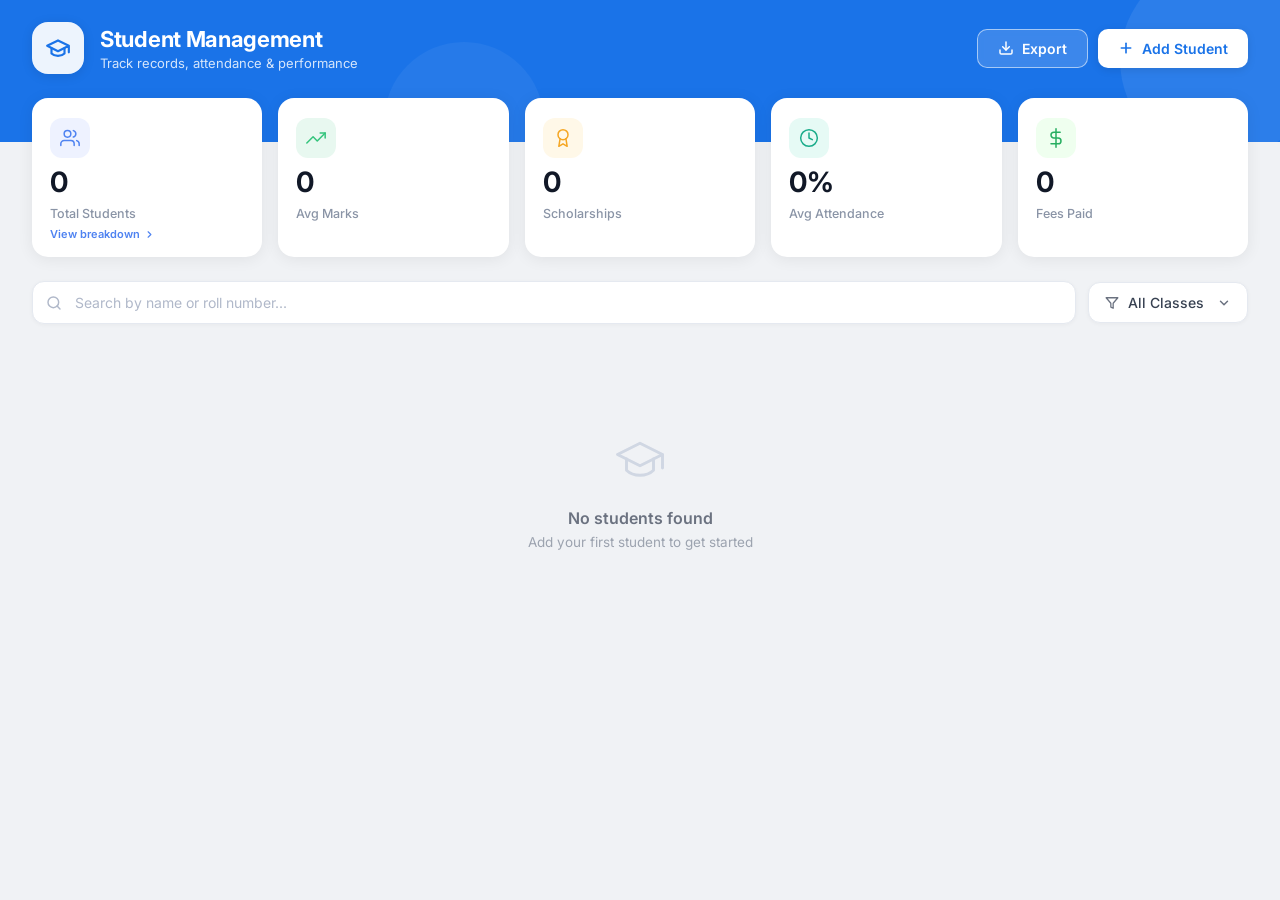
<file: index.html>
<!DOCTYPE html>
<html lang="en">
<head>
  <meta charset="UTF-8" />
  <meta name="viewport" content="width=device-width, initial-scale=1.0"/>
  <title>Student Management</title>
  <link href="https://fonts.googleapis.com/css2?family=Inter:wght@400;500;600;700&display=swap" rel="stylesheet"/>
  <link rel="stylesheet" href="style.css"/>
</head>
<body>

  <!-- HEADER -->
  <div class="header">
    <div class="header-top">
      <div class="header-brand">
        <div class="brand-icon">
          <svg width="26" height="26" viewBox="0 0 24 24" fill="none" stroke="#1a73e8" stroke-width="2" stroke-linecap="round" stroke-linejoin="round">
            <path d="M22 10v6M2 10l10-5 10 5-10 5z"/>
            <path d="M6 12v5c3 3 9 3 12 0v-5"/>
          </svg>
        </div>
        <div class="brand-text">
          <h1>Student Management</h1>
          <p>Track records, attendance &amp; performance</p>
        </div>
      </div>
      <div class="header-actions">
        <button class="btn btn-export" onclick="exportCSV()">
          <svg width="16" height="16" viewBox="0 0 24 24" fill="none" stroke="currentColor" stroke-width="2.2" stroke-linecap="round" stroke-linejoin="round">
            <path d="M21 15v4a2 2 0 0 1-2 2H5a2 2 0 0 1-2-2v-4"/>
            <polyline points="7 10 12 15 17 10"/>
            <line x1="12" y1="15" x2="12" y2="3"/>
          </svg>
          Export
        </button>
        <button class="btn btn-add" onclick="openModal()">
          <svg width="16" height="16" viewBox="0 0 24 24" fill="none" stroke="currentColor" stroke-width="2.5" stroke-linecap="round" stroke-linejoin="round">
            <line x1="12" y1="5" x2="12" y2="19"/><line x1="5" y1="12" x2="19" y2="12"/>
          </svg>
          Add Student
        </button>
      </div>
    </div>
  </div>

  <!-- STAT CARDS -->
  <div class="stats-row">
    <div class="stat-card stat-card-link" onclick="window.location.href='total student.html'" title="View total student breakdown" style="cursor:pointer;">
      <div class="stat-icon icon-students">
        <svg width="20" height="20" viewBox="0 0 24 24" fill="none" stroke="#4f83f1" stroke-width="1.8" stroke-linecap="round" stroke-linejoin="round">
          <path d="M17 21v-2a4 4 0 0 0-4-4H5a4 4 0 0 0-4 4v2"/>
          <circle cx="9" cy="7" r="4"/>
          <path d="M23 21v-2a4 4 0 0 0-3-3.87"/>
          <path d="M16 3.13a4 4 0 0 1 0 7.75"/>
        </svg>
      </div>
      <div class="stat-value" id="totalStudents">0</div>
      <div class="stat-label">Total Students</div>
      <div style="font-size:11px;color:#4f83f1;font-weight:600;display:flex;align-items:center;gap:4px;margin-top:-4px;">
        View breakdown
        <svg width="11" height="11" viewBox="0 0 24 24" fill="none" stroke="#4f83f1" stroke-width="2.5" stroke-linecap="round" stroke-linejoin="round">
          <polyline points="9 18 15 12 9 6"/>
        </svg>
      </div>
    </div>
    <div class="stat-card">
      <div class="stat-icon icon-marks">
        <svg width="20" height="20" viewBox="0 0 24 24" fill="none" stroke="#34c47c" stroke-width="1.8" stroke-linecap="round" stroke-linejoin="round">
          <polyline points="23 6 13.5 15.5 8.5 10.5 1 18"/>
          <polyline points="17 6 23 6 23 12"/>
        </svg>
      </div>
      <div class="stat-value" id="avgMarks">0%</div>
      <div class="stat-label">Avg Marks</div>
    </div>
    <div class="stat-card">
      <div class="stat-icon icon-scholar">
        <svg width="20" height="20" viewBox="0 0 24 24" fill="none" stroke="#f5a623" stroke-width="1.8" stroke-linecap="round" stroke-linejoin="round">
          <circle cx="12" cy="8" r="6"/>
          <path d="M15.477 12.89L17 22l-5-3-5 3 1.523-9.11"/>
        </svg>
      </div>
      <div class="stat-value" id="scholarships">0</div>
      <div class="stat-label">Scholarships</div>
    </div>
    <div class="stat-card">
      <div class="stat-icon icon-attend">
        <svg width="20" height="20" viewBox="0 0 24 24" fill="none" stroke="#1aac8a" stroke-width="1.8" stroke-linecap="round" stroke-linejoin="round">
          <circle cx="12" cy="12" r="10"/>
          <polyline points="12 6 12 12 16 14"/>
        </svg>
      </div>
      <div class="stat-value" id="avgAttendance">0%</div>
      <div class="stat-label">Avg Attendance</div>
    </div>
    <div class="stat-card">
      <div class="stat-icon icon-fees">
        <svg width="20" height="20" viewBox="0 0 24 24" fill="none" stroke="#27ae60" stroke-width="1.8" stroke-linecap="round" stroke-linejoin="round">
          <line x1="12" y1="1" x2="12" y2="23"/>
          <path d="M17 5H9.5a3.5 3.5 0 0 0 0 7h5a3.5 3.5 0 0 1 0 7H6"/>
        </svg>
      </div>
      <div class="stat-value" id="feesPaid">0</div>
      <div class="stat-label">Fees Paid</div>
    </div>
  </div>

  <!-- MAIN CONTENT -->
  <div class="main">
    <div class="toolbar">
      <div class="search-wrap">
        <span class="search-icon">
          <svg width="16" height="16" viewBox="0 0 24 24" fill="none" stroke="#b0b8c9" stroke-width="2.2" stroke-linecap="round" stroke-linejoin="round">
            <circle cx="11" cy="11" r="8"/><line x1="21" y1="21" x2="16.65" y2="16.65"/>
          </svg>
        </span>
        <input class="search-input" id="searchInput" type="text"
          placeholder="Search by name or roll number..."
          oninput="filterStudents()"/>
      </div>

      <div class="filter-wrapper" id="filterWrapper">
        <div class="filter-trigger" id="filterTrigger">
          <span class="trigger-icon">
            <svg width="14" height="14" viewBox="0 0 24 24" fill="none" stroke="#6b7280" stroke-width="2.2" stroke-linecap="round" stroke-linejoin="round">
              <polygon points="22 3 2 3 10 12.46 10 19 14 21 14 12.46 22 3"/>
            </svg>
          </span>
          <span class="trigger-label" id="triggerLabel">All Classes</span>
          <span class="trigger-chevron" id="triggerChevron">
            <svg width="14" height="14" viewBox="0 0 24 24" fill="none" stroke="#6b7280" stroke-width="2.5" stroke-linecap="round" stroke-linejoin="round">
              <polyline points="6 9 12 15 18 9"/>
            </svg>
          </span>
        </div>
        <div class="filter-dropdown" id="filterDropdown">
          <div class="filter-item selected" id="allItem" data-value="All Classes">
            <span class="item-check">
              <svg width="13" height="13" viewBox="0 0 24 24" fill="none" stroke="#1a73e8" stroke-width="3" stroke-linecap="round" stroke-linejoin="round">
                <polyline points="20 6 9 17 4 12"/>
              </svg>
            </span>
            All Classes
          </div>
        </div>
      </div>
    </div>

    <div class="empty-state" id="emptyState">
      <div class="empty-icon">
        <svg width="54" height="54" viewBox="0 0 24 24" fill="none" stroke="#d0d7e3" stroke-width="1.3" stroke-linecap="round" stroke-linejoin="round">
          <path d="M22 10v6M2 10l10-5 10 5-10 5z"/>
          <path d="M6 12v5c3 3 9 3 12 0v-5"/>
        </svg>
      </div>
      <div class="empty-title">No students found</div>
      <div class="empty-sub">Add your first student to get started</div>
    </div>

    <!-- Student Table -->
    <table class="student-table" id="studentTable">
      <thead>
        <tr>
          <th>Roll No</th>
          <th>Name</th>
          <th>Class</th>
          <th>Marks</th>
          <th>Attendance</th>
          <th>Scholarship</th>
          <th>Fees</th>
          <th>Action</th>
        </tr>
      </thead>
      <tbody id="studentBody"></tbody>
    </table>
  </div>

  <!-- MODAL -->
  <div class="modal-overlay" id="modalOverlay">
    <div class="modal">
      <div class="modal-header">
        <h2 id="modalTitle">Add New Student</h2>
        <button class="modal-close" onclick="closeModal()">
          <svg width="24" height="24" viewBox="0 0 24 24" fill="none" stroke="currentColor" stroke-width="2" stroke-linecap="round" stroke-linejoin="round">
            <line x1="18" y1="6" x2="6" y2="18"/><line x1="6" y1="6" x2="18" y2="18"/>
          </svg>
        </button>
      </div>

      <div class="modal-content">
        <!-- BASIC INFORMATION -->
        <div class="section-group">
          <h3 class="section-title">Basic Information</h3>
          <div class="form-row">
            <div class="form-group">
              <label>Full Name <span class="required">*</span></label>
              <input type="text" id="fName" placeholder="John Doe"/>
            </div>
            <div class="form-group">
              <label>Roll No / ID <span class="required">*</span></label>
              <input type="text" id="fRoll" placeholder="STU-001"/>
            </div>
          </div>
          <div class="form-row">
            <div class="form-group">
              <label>Class</label>
              <select id="fClass">
                <option>Nursery</option>
                <option>LKG</option>
                <option>UKG</option>
                <option>Class 1</option>
                <option>Class 2</option>
                <option>Class 3</option>
                <option>Class 4</option>
                <option>Class 5</option>
                <option>Class 6</option>
                <option>Class 7</option>
                <option>Class 8</option>
                <option>Class 9</option>
                <option>Class 10</option>
                <option>Class 11</option>
                <option>Class 12</option>
              </select>
            </div>
            <div class="form-group">
              <label>Email</label>
              <input type="email" id="fEmail" placeholder="john@school.edu"/>
            </div>
          </div>
          <div class="form-group">
            <label>Permanent Address</label>
            <input type="text" id="fPermanentAddr" placeholder="123 Main Street, City"/>
          </div>
          <div class="form-group">
            <label>Temporary Address</label>
            <input type="text" id="fTemporaryAddr" placeholder="Temporary address if any"/>
          </div>
        </div>

        <!-- ACADEMIC INFORMATION -->
        <div class="section-group">
          <h3 class="section-title">Academic Information</h3>
          <div class="form-row">
            <div class="form-group">
              <label>Marks (%)</label>
              <input type="number" id="fMarks" placeholder="0" min="0" max="100"/>
            </div>
            <div class="form-group">
              <label>Grades</label>
              <select id="fGrades">
                <option>A+</option>
                <option>A</option>
                <option>B+</option>
                <option>B</option>
                <option>C+</option>
                <option>C</option>
                <option>D</option>
                <option>F</option>
              </select>
            </div>
          </div>
          <div class="form-group">
            <label>Subjects</label>
            <input type="text" id="fSubjects" placeholder="Math, Science, English"/>
          </div>
          <div class="form-group">
            <label>Projects</label>
            <textarea id="fProjects" placeholder="Science fair project..."></textarea>
          </div>
          <div class="form-group">
            <label>Future Goals</label>
            <textarea id="fFutureGoals" placeholder="Student's future aspirations..."></textarea>
          </div>
        </div>

        <!-- ATTENDANCE & FINANCE -->
<div class="section-group">
  <h3 class="section-title">Attendance & Finance</h3>
  <div class="form-row">
    <div class="form-group">
      <label>Attendance days</label>
      <input type="number" id="fAttend" placeholder="100" min="0" max="100"/>
    </div>
    <div class="form-group">
      <label>Fees Status</label>
      <select id="fFeesStatus">
        <option>Unpaid</option>
        <option>Paid</option>
        <option>Pending</option>
      </select>
    </div>
  </div>
  <label class="toggle-label">
    <input type="checkbox" id="fScholar" class="toggle-input"/>
    <span class="toggle-slider"></span>
    <span class="toggle-text">Has Scholarship</span>
  </label>
</div>


        <!-- PERSONAL DETAILS -->
        <div class="section-group">
          <h3 class="section-title">Personal Details</h3>
          <div class="form-row">
            <div class="form-group">
              <label>Blood Group</label>
              <select id="fBloodGroup">
                <option>O+</option>
                <option>O-</option>
                <option>A+</option>
                <option>A-</option>
                <option>B+</option>
                <option>B-</option>
                <option>AB+</option>
                <option>AB-</option>
              </select>
            </div>
            <div class="form-group">
              <label>Health Condition</label>
              <input type="text" id="fHealthCondition" placeholder="Any health issues"/>
            </div>
            <div class="form-group">
              <label>Hobbies</label>
              <input type="text" id="fHobbies" placeholder="Sports, Reading, Music"/>
            </div>
          </div>
        </div>

        <!-- PARENT / GUARDIAN -->
        <div class="section-group">
          <h3 class="section-title">Parent / Guardian</h3>
          <div class="form-row">
            <div class="form-group">
              <label>Parent Name</label>
              <input type="text" id="fParentName" placeholder="Parent name"/>
            </div>
            <div class="form-group">
              <label>Contact Number</label>
              <input type="tel" id="fContactNumber" placeholder="+1 234 567 890"/>
            </div>
          </div>
        </div>
      </div>

      <div class="modal-actions">
        <button class="btn btn-cancel" onclick="closeModal()">Cancel</button>
        <button class="btn btn-save" id="saveBtn" onclick="addStudent()">Add Student</button>
      </div>
    </div>
  </div>

  <div class="toast" id="toast"> Student added successfully!</div>

  <script src="script.js"></script>

</body>
</html>
</file>
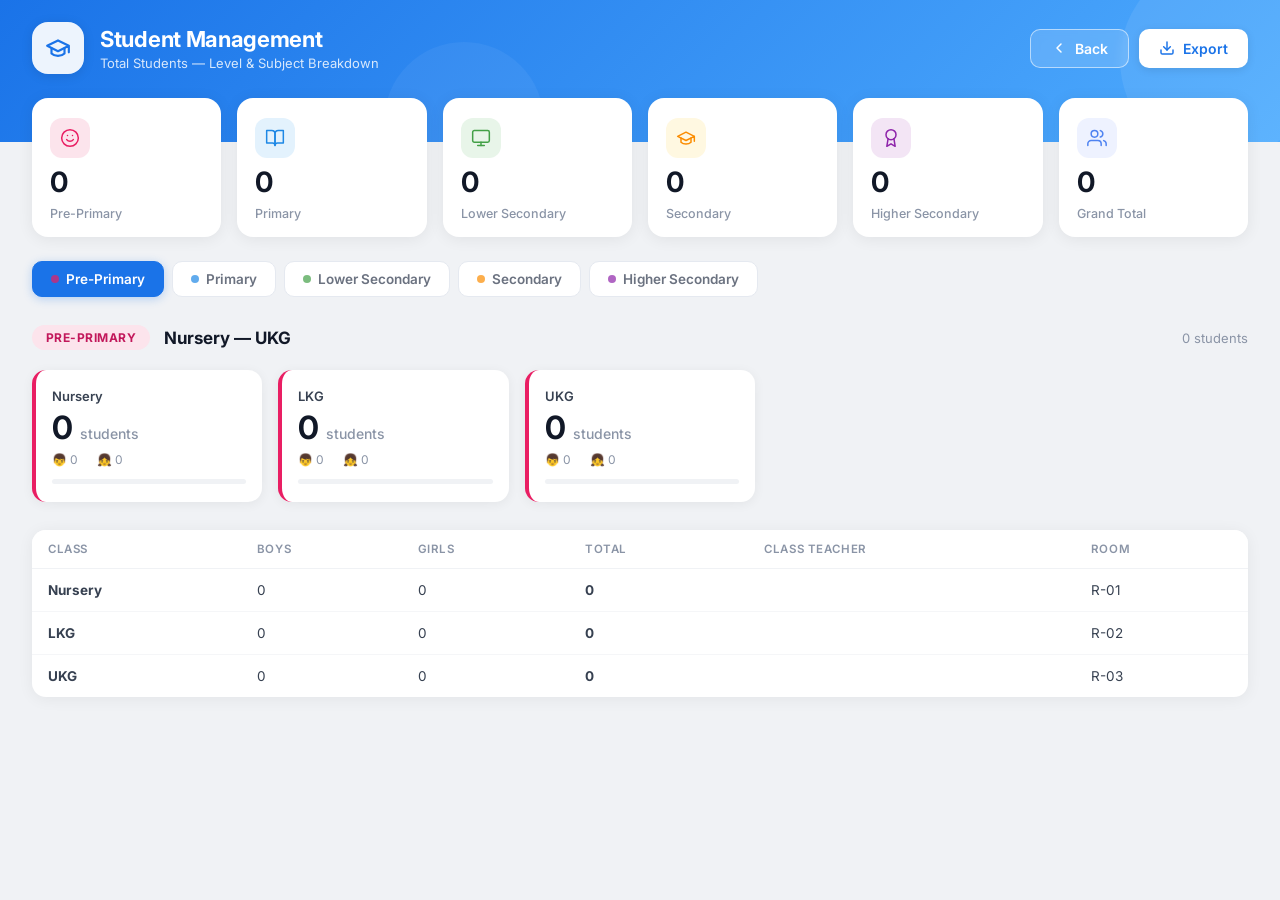
<file: total student.html>
<!DOCTYPE html>
<html lang="en">
<head>
  <meta charset="UTF-8" />
  <meta name="viewport" content="width=device-width, initial-scale=1.0"/>
  <title>Total Students — Student Management</title>
  <link href="https://fonts.googleapis.com/css2?family=Inter:wght@400;500;600;700&display=swap" rel="stylesheet"/>
  <style>
    
    *, *::before, *::after { box-sizing: border-box; margin: 0; padding: 0; }

    body {
      font-family: 'Inter', sans-serif;
      background: #f0f2f5;
      min-height: 100vh;
      color: #1a1a2e;
    }

   
    .header {
      background: linear-gradient(135deg, #1a73e8 0%, #4facfe 100%);
      padding: 22px 32px 68px;
      position: relative;
      overflow: hidden;
    }
    .header::before {
      content: '';
      position: absolute;
      top: -40px; right: -40px;
      width: 200px; height: 200px;
      background: rgba(255,255,255,0.08);
      border-radius: 50%;
    }
    .header::after {
      content: '';
      position: absolute;
      bottom: -60px; left: 30%;
      width: 160px; height: 160px;
      background: rgba(255,255,255,0.05);
      border-radius: 50%;
    }
    .header-top {
      display: flex;
      align-items: center;
      justify-content: space-between;
      flex-wrap: wrap;
      gap: 12px;
      position: relative;
      z-index: 1;
    }
    .header-brand { display: flex; align-items: center; gap: 16px; }
    .brand-icon {
      width: 52px; height: 52px;
      background: rgba(255,255,255,0.92);
      border-radius: 16px;
      display: flex; align-items: center; justify-content: center;
      box-shadow: 0 2px 12px rgba(0,0,0,0.10);
      animation: popIn 0.5s cubic-bezier(.34,1.56,.64,1) both;
    }
    .brand-text h1 {
      color: #fff; font-size: 22px; font-weight: 700; letter-spacing: -0.3px;
      animation: slideInLeft 0.5s 0.1s both;
    }
    .brand-text p {
      color: rgba(255,255,255,0.82); font-size: 13px; margin-top: 3px;
      animation: slideInLeft 0.5s 0.2s both;
    }
    .header-actions {
      display: flex; gap: 10px; flex-wrap: wrap;
      animation: slideInRight 0.5s 0.2s both;
    }

    /* ===== BUTTONS ===== */
    .btn {
      padding: 10px 20px; border-radius: 10px; font-size: 14px; font-weight: 600;
      cursor: pointer; border: none; display: flex; align-items: center; gap: 8px;
      transition: transform 0.15s, box-shadow 0.15s, background 0.15s;
      font-family: inherit;
    }
    .btn:hover { transform: translateY(-1px); box-shadow: 0 4px 14px rgba(0,0,0,0.18); }
    .btn:active { transform: scale(0.97); }
    .btn-back {
      background: rgba(255,255,255,0.15); color: #fff;
      border: 1.5px solid rgba(255,255,255,0.55);
      backdrop-filter: blur(4px);
    }
    .btn-back:hover { background: rgba(255,255,255,0.25); }
    .btn-export { background: #fff; color: #1a73e8; box-shadow: 0 2px 8px rgba(0,0,0,0.10); }
    .btn-export:hover { background: #f0f6ff; }

   
    .stats-row {
      display: flex; gap: 16px; padding: 0 32px; margin-top: -44px;
      position: relative; z-index: 10;
      animation: slideUp 0.55s 0.3s both;
      flex-wrap: wrap;
    }
    .stat-card {
      flex: 1; min-width: 140px; background: #fff; border-radius: 16px;
      padding: 20px 18px 16px; box-shadow: 0 2px 16px rgba(0,0,0,0.07);
      display: flex; flex-direction: column; gap: 10px;
      transition: transform 0.2s, box-shadow 0.2s;
    }
    .stat-card:hover { transform: translateY(-3px); box-shadow: 0 8px 28px rgba(0,0,0,0.11); }
    .stat-icon {
      width: 40px; height: 40px; border-radius: 12px;
      display: flex; align-items: center; justify-content: center;
    }
    .icon-preprimary  { background: #fce4ec; }
    .icon-primary     { background: #e3f2fd; }
    .icon-lowersec    { background: #e8f5e9; }
    .icon-secondary   { background: #fff8e1; }
    .icon-highersec   { background: #f3e5f5; }
    .icon-total       { background: #eef2ff; }

    .stat-value { font-size: 28px; font-weight: 700; color: #111827; line-height: 1; }
    .stat-label { font-size: 12.5px; color: #8a94a6; font-weight: 500; }

    
    .main { padding: 24px 32px 40px; }

  
    .tabs-wrap {
      display: flex; gap: 8px; margin-bottom: 28px; flex-wrap: wrap;
      animation: slideUp 0.5s 0.4s both;
    }
    .tab-btn {
      padding: 9px 18px; border-radius: 10px; font-size: 13.5px; font-weight: 600;
      cursor: pointer; border: 1.5px solid #e5e9f0; background: #fff; color: #6b7280;
      transition: all 0.18s; font-family: inherit; display: flex; align-items: center; gap: 7px;
    }
    .tab-btn:hover { border-color: #1a73e8; color: #1a73e8; background: #f0f6ff; }
    .tab-btn.active {
      background: #1a73e8; color: #fff; border-color: #1a73e8;
      box-shadow: 0 2px 10px rgba(26,115,232,0.28);
    }
    .tab-dot {
      width: 8px; height: 8px; border-radius: 50%;
      background: currentColor; opacity: 0.7;
    }

    /* ===== SECTION CARD ===== */
    .section-panel { display: none; }
    .section-panel.active { display: block; animation: fadeIn 0.35s both; }

    .section-header {
      display: flex; align-items: center; gap: 14px; margin-bottom: 20px;
    }
    .section-badge {
      padding: 5px 14px; border-radius: 20px; font-size: 12px; font-weight: 700;
      letter-spacing: 0.04em; text-transform: uppercase;
    }
    .badge-preprimary  { background: #fce4ec; color: #c2185b; }
    .badge-primary     { background: #e3f2fd; color: #1565c0; }
    .badge-lowersec    { background: #e8f5e9; color: #2e7d32; }
    .badge-secondary   { background: #fff8e1; color: #f57f17; }
    .badge-highersec   { background: #f3e5f5; color: #6a1b9a; }

    .section-title { font-size: 17px; font-weight: 700; color: #111827; }
    .section-sub   { font-size: 13px; color: #8a94a6; margin-left: auto; }

  
    .grade-cards {
      display: grid;
      grid-template-columns: repeat(auto-fill, minmax(220px, 1fr));
      gap: 16px;
      margin-bottom: 28px;
    }
    .grade-card {
      background: #fff; border-radius: 14px; padding: 18px 16px;
      box-shadow: 0 2px 12px rgba(0,0,0,0.06);
      display: flex; flex-direction: column; gap: 8px;
      border-left: 4px solid transparent;
      transition: transform 0.2s, box-shadow 0.2s;
    }
    .grade-card:hover { transform: translateY(-2px); box-shadow: 0 6px 20px rgba(0,0,0,0.10); }
    .gc-preprimary  { border-color: #e91e63; }
    .gc-primary     { border-color: #1e88e5; }
    .gc-lowersec    { border-color: #43a047; }
    .gc-secondary   { border-color: #fb8c00; }
    .gc-highersec   { border-color: #8e24aa; }

    .grade-name { font-size: 13px; font-weight: 600; color: #374151; }
    .grade-count {
      font-size: 32px; font-weight: 700; color: #111827; line-height: 1;
    }
    .grade-count span { font-size: 14px; font-weight: 500; color: #8a94a6; }
    .grade-bar-wrap { height: 5px; background: #f0f2f5; border-radius: 10px; margin-top: 4px; }
    .grade-bar { height: 100%; border-radius: 10px; transition: width 0.8s ease; }

    /* ===== TABLE ===== */
    .data-table {
      width: 100%; border-collapse: collapse; background: #fff;
      border-radius: 14px; overflow: hidden; box-shadow: 0 2px 16px rgba(0,0,0,0.06);
      margin-top: 22px;
    }
    .data-table th {
      text-align: left; padding: 12px 16px; font-size: 11.5px; font-weight: 600;
      color: #8a94a6; text-transform: uppercase; letter-spacing: 0.05em;
      border-bottom: 1.5px solid #f0f2f5; background: #fff; white-space: nowrap;
    }
    .data-table td {
      padding: 13px 16px; font-size: 13.5px; color: #374151;
      border-bottom: 1px solid #f5f6f8; transition: background 0.15s;
    }
    .data-table tr:last-child td { border-bottom: none; }
    .data-table tr:hover td { background: #fafbfc; }

    .toast {
      position: fixed; bottom: 28px; right: 28px;
      background: #1a73e8; color: #fff; padding: 12px 22px;
      border-radius: 12px; font-size: 13.5px; font-weight: 500;
      box-shadow: 0 6px 24px rgba(26,115,232,0.38);
      display: none; z-index: 200;
    }
    .toast.show { display: block; animation: popIn 0.3s cubic-bezier(.34,1.56,.64,1) both; }

  
    @keyframes popIn {
      from { transform: scale(0.85); opacity: 0; }
      to   { transform: scale(1);    opacity: 1; }
    }
    @keyframes slideInLeft {
      from { transform: translateX(-18px); opacity: 0; }
      to   { transform: translateX(0);     opacity: 1; }
    }
    @keyframes slideInRight {
      from { transform: translateX(18px); opacity: 0; }
      to   { transform: translateX(0);    opacity: 1; }
    }
    @keyframes slideUp {
      from { transform: translateY(22px); opacity: 0; }
      to   { transform: translateY(0);    opacity: 1; }
    }
    @keyframes fadeIn {
      from { opacity: 0; }
      to   { opacity: 1; }
    }

    /* ===== RESPONSIVE ===== */
    @media (max-width: 768px) {
      .header { padding: 18px 18px 60px; }
      .stats-row { padding: 0 18px; margin-top: -38px; gap: 10px; }
      .stat-card { min-width: calc(50% - 10px); }
      .stat-value { font-size: 22px; }
      .main { padding: 18px 18px 32px; }
      .grade-cards { grid-template-columns: repeat(2, 1fr); }
    }
    @media (max-width: 520px) {
      .brand-text h1 { font-size: 18px; }
      .grade-cards { grid-template-columns: 1fr; }
      .tabs-wrap { gap: 6px; }
      .tab-btn { padding: 8px 13px; font-size: 12.5px; }
    }
  </style>
</head>
<body>

  <!-- HEADER -->
  <div class="header">
    <div class="header-top">
      <div class="header-brand">
        <div class="brand-icon">
          <svg width="26" height="26" viewBox="0 0 24 24" fill="none" stroke="#1a73e8" stroke-width="2" stroke-linecap="round" stroke-linejoin="round">
            <path d="M22 10v6M2 10l10-5 10 5-10 5z"/>
            <path d="M6 12v5c3 3 9 3 12 0v-5"/>
          </svg>
        </div>
        <div class="brand-text">
          <h1>Student Management</h1>
          <p>Total Students — Level &amp; Subject Breakdown</p>
        </div>
      </div>
      <div class="header-actions">
        <button class="btn btn-back" onclick="window.location.href='index.html'">
          <svg width="16" height="16" viewBox="0 0 24 24" fill="none" stroke="currentColor" stroke-width="2.2" stroke-linecap="round" stroke-linejoin="round">
            <polyline points="15 18 9 12 15 6"/>
          </svg>
          Back
        </button>
        <button class="btn btn-export" onclick="exportCSV()">
          <svg width="16" height="16" viewBox="0 0 24 24" fill="none" stroke="currentColor" stroke-width="2.2" stroke-linecap="round" stroke-linejoin="round">
            <path d="M21 15v4a2 2 0 0 1-2 2H5a2 2 0 0 1-2-2v-4"/>
            <polyline points="7 10 12 15 17 10"/>
            <line x1="12" y1="15" x2="12" y2="3"/>
          </svg>
          Export
        </button>
      </div>
    </div>
  </div>

 
  <div class="stats-row">
    <div class="stat-card">
      <div class="stat-icon icon-preprimary">
        <svg width="20" height="20" viewBox="0 0 24 24" fill="none" stroke="#e91e63" stroke-width="1.8" stroke-linecap="round" stroke-linejoin="round">
          <circle cx="12" cy="12" r="10"/><path d="M8 14s1.5 2 4 2 4-2 4-2"/><line x1="9" y1="9" x2="9.01" y2="9"/><line x1="15" y1="9" x2="15.01" y2="9"/>
        </svg>
      </div>
      <div class="stat-value" id="statPrePrimary">0</div>
      <div class="stat-label">Pre-Primary</div>
    </div>
    <div class="stat-card">
      <div class="stat-icon icon-primary">
        <svg width="20" height="20" viewBox="0 0 24 24" fill="none" stroke="#1e88e5" stroke-width="1.8" stroke-linecap="round" stroke-linejoin="round">
          <path d="M2 3h6a4 4 0 0 1 4 4v14a3 3 0 0 0-3-3H2z"/><path d="M22 3h-6a4 4 0 0 0-4 4v14a3 3 0 0 1 3-3h7z"/>
        </svg>
      </div>
      <div class="stat-value" id="statPrimary">0</div>
      <div class="stat-label">Primary</div>
    </div>
    <div class="stat-card">
      <div class="stat-icon icon-lowersec">
        <svg width="20" height="20" viewBox="0 0 24 24" fill="none" stroke="#43a047" stroke-width="1.8" stroke-linecap="round" stroke-linejoin="round">
          <rect x="2" y="3" width="20" height="14" rx="2"/><line x1="8" y1="21" x2="16" y2="21"/><line x1="12" y1="17" x2="12" y2="21"/>
        </svg>
      </div>
      <div class="stat-value" id="statLowerSec">0</div>
      <div class="stat-label">Lower Secondary</div>
    </div>
    <div class="stat-card">
      <div class="stat-icon icon-secondary">
        <svg width="20" height="20" viewBox="0 0 24 24" fill="none" stroke="#fb8c00" stroke-width="1.8" stroke-linecap="round" stroke-linejoin="round">
          <path d="M22 10v6M2 10l10-5 10 5-10 5z"/><path d="M6 12v5c3 3 9 3 12 0v-5"/>
        </svg>
      </div>
      <div class="stat-value" id="statSecondary">0</div>
      <div class="stat-label">Secondary</div>
    </div>
    <div class="stat-card">
      <div class="stat-icon icon-highersec">
        <svg width="20" height="20" viewBox="0 0 24 24" fill="none" stroke="#8e24aa" stroke-width="1.8" stroke-linecap="round" stroke-linejoin="round">
          <circle cx="12" cy="8" r="6"/><path d="M15.477 12.89L17 22l-5-3-5 3 1.523-9.11"/>
        </svg>
      </div>
      <div class="stat-value" id="statHigherSec">0</div>
      <div class="stat-label">Higher Secondary</div>
    </div>
    <div class="stat-card">
      <div class="stat-icon icon-total">
        <svg width="20" height="20" viewBox="0 0 24 24" fill="none" stroke="#4f83f1" stroke-width="1.8" stroke-linecap="round" stroke-linejoin="round">
          <path d="M17 21v-2a4 4 0 0 0-4-4H5a4 4 0 0 0-4 4v2"/><circle cx="9" cy="7" r="4"/>
          <path d="M23 21v-2a4 4 0 0 0-3-3.87"/><path d="M16 3.13a4 4 0 0 1 0 7.75"/>
        </svg>
      </div>
      <div class="stat-value" id="statTotal">0</div>
      <div class="stat-label">Grand Total</div>
    </div>
  </div>

  <!-- MAIN -->
  <div class="main">

    <!-- TABS -->
    <div class="tabs-wrap">
      <button class="tab-btn active" onclick="switchTab('preprimary', this)">
        <span class="tab-dot" style="background:#e91e63"></span> Pre-Primary
      </button>
      <button class="tab-btn" onclick="switchTab('primary', this)">
        <span class="tab-dot" style="background:#1e88e5"></span> Primary
      </button>
      <button class="tab-btn" onclick="switchTab('lowersec', this)">
        <span class="tab-dot" style="background:#43a047"></span> Lower Secondary
      </button>
      <button class="tab-btn" onclick="switchTab('secondary', this)">
        <span class="tab-dot" style="background:#fb8c00"></span> Secondary
      </button>
      <button class="tab-btn" onclick="switchTab('highersec', this)">
        <span class="tab-dot" style="background:#8e24aa"></span> Higher Secondary
      </button>
    </div>

    <!-- ======== PRE-PRIMARY ======== -->
    <div class="section-panel active" id="panel-preprimary">
      <div class="section-header">
        <span class="section-badge badge-preprimary">Pre-Primary</span>
        <span class="section-title">Nursery — UKG</span>
        <span class="section-sub" id="sub-preprimary">0 students</span>
      </div>
      <div class="grade-cards" id="gc-preprimary"></div>
      <table class="data-table">
        <thead><tr>
          <th>Class</th><th>Boys</th><th>Girls</th><th>Total</th><th>Class Teacher</th><th>Room</th>
        </tr></thead>
        <tbody id="tb-preprimary"></tbody>
      </table>
    </div>

    <!-- ======== PRIMARY ======== -->
    <div class="section-panel" id="panel-primary">
      <div class="section-header">
        <span class="section-badge badge-primary">Primary</span>
        <span class="section-title">Grade 1 — Grade 5</span>
        <span class="section-sub" id="sub-primary">0 students</span>
      </div>
      <div class="grade-cards" id="gc-primary"></div>
      <table class="data-table">
        <thead><tr>
          <th>Grade</th><th>Boys</th><th>Girls</th><th>Total</th><th>Class Teacher</th><th>Room</th>
        </tr></thead>
        <tbody id="tb-primary"></tbody>
      </table>
    </div>

    <!-- ======== LOWER SECONDARY ======== -->
    <div class="section-panel" id="panel-lowersec">
      <div class="section-header">
        <span class="section-badge badge-lowersec">Lower Secondary</span>
        <span class="section-title">Grade 6 — Grade 8</span>
        <span class="section-sub" id="sub-lowersec">0 students</span>
      </div>
      <div class="grade-cards" id="gc-lowersec"></div>
      <table class="data-table">
        <thead><tr>
          <th>Grade</th><th>Boys</th><th>Girls</th><th>Total</th><th>Class Teacher</th><th>Room</th>
        </tr></thead>
        <tbody id="tb-lowersec"></tbody>
      </table>
    </div>

    <!-- ======== SECONDARY ======== -->
    <div class="section-panel" id="panel-secondary">
      <div class="section-header">
        <span class="section-badge badge-secondary">Secondary</span>
        <span class="section-title">Grade 9 — Grade 10</span>
        <span class="section-sub" id="sub-secondary">0 students</span>
      </div>
      <div class="grade-cards" id="gc-secondary"></div>
      <table class="data-table">
        <thead><tr>
          <th>Grade</th><th>Boys</th><th>Girls</th><th>Total</th><th>Class Teacher</th><th>Room</th>
        </tr></thead>
        <tbody id="tb-secondary"></tbody>
      </table>
    </div>

    <!-- ======== HIGHER SECONDARY ======== -->
    <div class="section-panel" id="panel-highersec">
      <div class="section-header">
        <span class="section-badge badge-highersec">Higher Secondary</span>
        <span class="section-title">Grade 11 — Grade 12</span>
        <span class="section-sub" id="sub-highersec">0 students</span>
      </div>
      <div class="grade-cards" id="gc-highersec"></div>
      <table class="data-table">
        <thead><tr>
          <th>Grade</th><th>Boys</th><th>Girls</th><th>Total</th><th>Class Teacher</th><th>Room</th>
        </tr></thead>
        <tbody id="tb-highersec"></tbody>
      </table>
    </div>

  </div>

  <div class="toast" id="toast">✅ Exported successfully!</div>

  <script>
    
    function getGenderFromName(name) {
      if (!name) return 'boy';
      const lastChar = name.toLowerCase().charAt(name.length - 1);
      const girlNames = ['a', 'i', 'y', 'e'];
      return girlNames.includes(lastChar) ? 'girl' : 'boy';
    }

   
    const CLASS_MAPPING = {
      'Nursery': 'preprimary',
      'LKG': 'preprimary',
      'UKG': 'preprimary',
      'Class 1': 'primary',
      'Class 2': 'primary',
      'Class 3': 'primary',
      'Class 4': 'primary',
      'Class 5': 'primary',
      'Class 6': 'lowersec',
      'Class 7': 'lowersec',
      'Class 8': 'lowersec',
      'Class 9': 'secondary',
      'Class 10': 'secondary',
      'Class 11': 'highersec',
      'Class 12': 'highersec'
    };

    // ===== DATA ===== 
    const DATA = {
      preprimary: {
        color: '#e91e63',
        colorLight: '#fce4ec',
        gcClass: 'gc-preprimary',
        grades: [
          { name: 'Nursery', boys: 0, girls: 0, teacher: '', room: 'R-01' },
          { name: 'LKG', boys: 0, girls: 0, teacher: '', room: 'R-02' },
          { name: 'UKG', boys: 0, girls: 0, teacher: '', room: 'R-03' },
        ]
      },
      primary: {
        color: '#1e88e5',
        colorLight: '#e3f2fd',
        gcClass: 'gc-primary',
        grades: [
          { name: 'Class 1', boys: 0, girls: 0, teacher: '', room: 'R-04' },
          { name: 'Class 2', boys: 0, girls: 0, teacher: '', room: 'R-05' },
          { name: 'Class 3', boys: 0, girls: 0, teacher: '', room: 'R-06' },
          { name: 'Class 4', boys: 0, girls: 0, teacher: '', room: 'R-07' },
          { name: 'Class 5', boys: 0, girls: 0, teacher: '', room: 'R-08' },
        ]
      },
      lowersec: {
        color: '#43a047',
        colorLight: '#e8f5e9',
        gcClass: 'gc-lowersec',
        grades: [
          { name: 'Class 6', boys: 0, girls: 0, teacher: '', room: 'R-09' },
          { name: 'Class 7', boys: 0, girls: 0, teacher: '', room: 'R-10' },
          { name: 'Class 8', boys: 0, girls: 0, teacher: '', room: 'R-11' },
        ]
      },
      secondary: {
        color: '#fb8c00',
        colorLight: '#fff8e1',
        gcClass: 'gc-secondary',
        grades: [
          { name: 'Class 9', boys: 0, girls: 0, teacher: '', room: 'R-12' },
          { name: 'Class 10', boys: 0, girls: 0, teacher: '', room: 'R-13' },
        ]
      },
      highersec: {
        color: '#8e24aa',
        colorLight: '#f3e5f5',
        gcClass: 'gc-highersec',
        grades: [
          { name: 'Class 11', boys: 0, girls: 0, teacher: '', room: 'R-14' },
          { name: 'Class 12', boys: 0, girls: 0, teacher: '', room: 'R-15' },
        ]
      }
    };

    
    function getStudentsFromLocalStorage() {
      const stored = localStorage.getItem('students');
      return stored ? JSON.parse(stored) : [];
    }

    
    function updateRealStats() {
      const students = getStudentsFromLocalStorage();
      
   
      Object.keys(DATA).forEach(level => {
        DATA[level].grades.forEach(grade => {
          grade.boys = 0;
          grade.girls = 0;
        });
      });

     
      students.forEach(student => {
        const level = CLASS_MAPPING[student.cls];
        if (level && DATA[level]) {
          const grade = DATA[level].grades.find(g => g.name === student.cls);
          if (grade) {
            
            const isFemale = getGenderFromName(student.name) === 'girl';
            if (isFemale) {
              grade.girls++;
            } else {
              grade.boys++;
            }
          }
        }
      });

      // Update stat cards
      const prePrimaryTotal = DATA.preprimary.grades.reduce((sum, g) => sum + g.boys + g.girls, 0);
      const primaryTotal = DATA.primary.grades.reduce((sum, g) => sum + g.boys + g.girls, 0);
      const lowerSecTotal = DATA.lowersec.grades.reduce((sum, g) => sum + g.boys + g.girls, 0);
      const secondaryTotal = DATA.secondary.grades.reduce((sum, g) => sum + g.boys + g.girls, 0);
      const higherSecTotal = DATA.highersec.grades.reduce((sum, g) => sum + g.boys + g.girls, 0);
      const grandTotal = prePrimaryTotal + primaryTotal + lowerSecTotal + secondaryTotal + higherSecTotal;

      document.getElementById('statPrePrimary').textContent = prePrimaryTotal;
      document.getElementById('statPrimary').textContent = primaryTotal;
      document.getElementById('statLowerSec').textContent = lowerSecTotal;
      document.getElementById('statSecondary').textContent = secondaryTotal;
      document.getElementById('statHigherSec').textContent = higherSecTotal;
      document.getElementById('statTotal').textContent = grandTotal;

      document.getElementById('sub-preprimary').textContent = `${prePrimaryTotal} students`;
      document.getElementById('sub-primary').textContent = `${primaryTotal} students`;
      document.getElementById('sub-lowersec').textContent = `${lowerSecTotal} students`;
      document.getElementById('sub-secondary').textContent = `${secondaryTotal} students`;
      document.getElementById('sub-highersec').textContent = `${higherSecTotal} students`;
    }


    function switchTab(id, btn) {
      document.querySelectorAll('.section-panel').forEach(p => p.classList.remove('active'));
      document.querySelectorAll('.tab-btn').forEach(b => b.classList.remove('active'));
      document.getElementById('panel-' + id).classList.add('active');
      btn.classList.add('active');
    }

  
    function renderGradeCards(key) {
      const d = DATA[key];
      const grades = d.grades;
      const maxTotal = Math.max(...grades.map(g => g.boys + g.girls), 1);
      const container = document.getElementById('gc-' + key);
      container.innerHTML = '';
      grades.forEach(g => {
        const total = g.boys + g.girls;
        const pct = total > 0 ? Math.round((total / maxTotal) * 100) : 0;
        const card = document.createElement('div');
        card.className = 'grade-card ' + d.gcClass;
        card.innerHTML = `
          <div class="grade-name">${g.name}</div>
          <div class="grade-count">${total} <span>students</span></div>
          <div style="display:flex;gap:8px;font-size:12px;color:#8a94a6;">
            <span>👦 ${g.boys}</span> &nbsp; <span>👧 ${g.girls}</span>
          </div>
          <div class="grade-bar-wrap">
            <div class="grade-bar" style="width:${pct}%;background:${d.color}"></div>
          </div>
        `;
        container.appendChild(card);
      });
    }

    //  RENDER TABLE 
    function renderTable(key) {
      const d = DATA[key];
      const tbody = document.getElementById('tb-' + key);
      
      tbody.innerHTML = d.grades.map(g => {
        const total = g.boys + g.girls;
        return `<tr>
          <td><b>${g.name}</b></td>
          <td>${g.boys}</td>
          <td>${g.girls}</td>
          <td><b>${total}</b></td>
          <td>${g.teacher}</td>
          <td>${g.room}</td>
        </tr>`;
      }).join('');
    }

    // ===== EXPORT ===== 
    function exportCSV() {
      const rows = [['Level', 'Grade/Class', 'Boys', 'Girls', 'Total']];
      const levels = { preprimary: 'Pre-Primary', primary: 'Primary', lowersec: 'Lower Secondary', secondary: 'Secondary', highersec: 'Higher Secondary' };
      Object.entries(DATA).forEach(([key, d]) => {
        d.grades.forEach(g => {
          rows.push([
            levels[key],
            g.name,
            g.boys,
            g.girls,
            g.boys + g.girls,
          ]);
        });
      });
      const csv = rows.map(r => r.map(cell => `"${cell}"`).join(',')).join('\n');
      const a = document.createElement('a');
      a.href = 'data:text/csv,' + encodeURIComponent(csv);
      a.download = 'total_students.csv';
      a.click();
      const t = document.getElementById('toast');
      t.classList.add('show');
      setTimeout(() => t.classList.remove('show'), 3000);
    }

    
    function initPage() {
      updateRealStats();
      ['preprimary', 'primary', 'lowersec', 'secondary', 'highersec'].forEach(key => {
        renderGradeCards(key);
        renderTable(key);
      });
      
      setTimeout(() => {
        document.querySelectorAll('.grade-bar').forEach(el => {
          const w = el.style.width;
          el.style.width = '0';
          requestAnimationFrame(() => { el.style.width = w; });
        });
      }, 100);
    }

  
    initPage();

    // ===== LISTEN FOR STORAGE CHANGES ===== 
    window.addEventListener('storage', () => {
      initPage();
    });
  </script>
</body>
</html>
</file>
<file: style.css>
/* ===== RESET ===== */
*, *::before, *::after {
  box-sizing: border-box;
  margin: 0;
  padding: 0;
}

/* ===== BASE ===== */
body {
  font-family: 'Inter', sans-serif;
  background: #f0f2f5;
  min-height: 100vh;
  color: #1a1a2e;
}

/* ===== HEADER ===== */
.header {
  background: linear-gradient(135deg, #1a73e8 0%, #1a73e8 100%);
  padding: 22px 32px 68px;
  position: relative;
  overflow: hidden;
}
.header::before {
  content: '';
  position: absolute;
  top: -40px; right: -40px;
  width: 200px; height: 200px;
  background: rgba(255,255,255,0.08);
  border-radius: 50%;
}
.header::after {
  content: '';
  position: absolute;
  bottom: -60px; left: 30%;
  width: 160px; height: 160px;
  background: rgba(255,255,255,0.05);
  border-radius: 50%;
}

.header-top {
  display: flex;
  align-items: center;
  justify-content: space-between;
  flex-wrap: wrap;
  gap: 12px;
  position: relative;
  z-index: 1;
}

.header-brand {
  display: flex;
  align-items: center;
  gap: 16px;
}


.brand-icon {
  width: 52px;
  height: 52px;
  background: rgba(255,255,255,0.92);
  border-radius: 16px;
  display: flex;
  align-items: center;
  justify-content: center;
  box-shadow: 0 2px 12px rgba(0,0,0,0.10);
  animation: popIn 0.5s cubic-bezier(.34,1.56,.64,1) both;
}

.brand-text h1 {
  color: #fff;
  font-size: 22px;
  font-weight: 700;
  letter-spacing: -0.3px;
  animation: slideInLeft 0.5s 0.1s both;
}
.brand-text p {
  color: rgba(255,255,255,0.82);
  font-size: 13px;
  margin-top: 3px;
  animation: slideInLeft 0.5s 0.2s both;
}

.header-actions {
  display: flex;
  gap: 10px;
  flex-wrap: wrap;
  animation: slideInRight 0.5s 0.2s both;
}

/* ===== BUTTONS ===== */
.btn {
  padding: 10px 20px;
  border-radius: 10px;
  font-size: 14px;
  font-weight: 600;
  cursor: pointer;
  border: none;
  display: flex;
  align-items: center;
  gap: 8px;
  transition: transform 0.15s, box-shadow 0.15s, background 0.15s;
  font-family: inherit;
}
.btn:hover { transform: translateY(-1px); box-shadow: 0 4px 14px rgba(0,0,0,0.18); }
.btn:active { transform: scale(0.97); }


.btn-export {
  background: rgba(255,255,255,0.15);
  color: #fff;
  border: 1.5px solid rgba(255,255,255,0.55);
  backdrop-filter: blur(4px);
}
.btn-export:hover { background: rgba(255,255,255,0.25); }


.btn-add {
  background: #fff;
  color: #1a73e8;
  box-shadow: 0 2px 8px rgba(0,0,0,0.10);
}
.btn-add:hover { background: #f0f6ff; }

.btn-cancel { background: #f3f4f6; color: #6b7280; }
.btn-save   { background: linear-gradient(135deg, #1a73e8, #4facfe); color: #fff; }

/* ===== STAT CARDS ===== */
.stats-row {
  display: flex;
  gap: 16px;
  padding: 0 32px;
  margin-top: -44px;
  position: relative;
  z-index: 10;
  animation: slideUp 0.55s 0.3s both;
  flex-wrap: wrap;
}

.stat-card {
  flex: 1;
  min-width: 140px;
  background: #fff;
  border-radius: 16px;
  padding: 20px 18px 16px;
  box-shadow: 0 2px 16px rgba(0,0,0,0.07);
  display: flex;
  flex-direction: column;
  gap: 10px;
  transition: transform 0.2s, box-shadow 0.2s;
}
.stat-card:hover {
  transform: translateY(-3px);
  box-shadow: 0 8px 28px rgba(0,0,0,0.11);
}

.stat-icon {
  width: 40px;
  height: 40px;
  border-radius: 12px;
  display: flex;
  align-items: center;
  justify-content: center;
}
.icon-students { background: #eef2ff; }
.icon-marks    { background: #e8f8f0; }
.icon-scholar  { background: #fff8e8; }
.icon-attend   { background: #e6faf5; }
.icon-fees     { background: #efffef; }

.stat-value {
  font-size: 28px;
  font-weight: 700;
  color: #111827;
  line-height: 1;
}
.stat-label {
  font-size: 12.5px;
  color: #8a94a6;
  font-weight: 500;
}


.main {
  padding: 24px 32px 40px;
}

.toolbar {
  display: flex;
  gap: 12px;
  margin-bottom: 28px;
  animation: slideUp 0.5s 0.4s both;
  align-items: center;
}

.search-wrap {
  flex: 1;
  position: relative;
}
.search-icon {
  position: absolute;
  left: 14px;
  top: 50%;
  transform: translateY(-50%);
  display: flex;
  pointer-events: none;
}
.search-input {
  width: 100%;
  padding: 12px 16px 12px 42px;
  border-radius: 12px;
  border: 1.5px solid #e5e9f0;
  background: #fff;
  font-size: 14px;
  color: #374151;
  outline: none;
  transition: border 0.2s, box-shadow 0.2s;
  font-family: inherit;
  box-shadow: 0 1px 4px rgba(0,0,0,0.04);
}
.search-input::placeholder { color: #b0b8c9; }
.search-input:focus {
  border-color: #1a73e8;
  box-shadow: 0 0 0 3px rgba(26,115,232,0.10);
}


.filter-wrapper {
  position: relative;
  user-select: none;
  flex-shrink: 0;
}

.filter-trigger {
  display: flex;
  align-items: center;
  gap: 9px;
  padding: 11px 16px;
  background: #fff;
  border: 1.5px solid #e5e9f0;
  border-radius: 12px;
  cursor: pointer;
  min-width: 160px;
  transition: border-color 0.18s, box-shadow 0.18s;
  box-shadow: 0 1px 4px rgba(0,0,0,0.04);
}
.filter-trigger:hover {
  border-color: #c5d0e0;
  box-shadow: 0 2px 8px rgba(0,0,0,0.08);
}
.filter-trigger.open {
  border-color: #1a73e8;
  box-shadow: 0 0 0 3px rgba(26,115,232,0.10);
  border-radius: 12px 12px 0 0;
  border-bottom-color: transparent;
}

.trigger-icon { display: flex; flex-shrink: 0; }

.trigger-label {
  flex: 1;
  font-size: 14px;
  font-weight: 500;
  color: #374151;
}

.trigger-chevron {
  display: flex;
  transition: transform 0.22s;
}
.filter-trigger.open .trigger-chevron {
  transform: rotate(180deg);
}


.filter-dropdown {
  display: none;
  position: absolute;
  top: 100%;
  left: 0;
  width: 100%;
  background: #fff;
  border: 1.5px solid #1a73e8;
  border-top: none;
  border-radius: 0 0 12px 12px;
  overflow: hidden;
  z-index: 100;
  box-shadow: 0 8px 24px rgba(0,0,0,0.10);
  animation: dropIn 0.16s ease;
}
@keyframes dropIn {
  from { opacity: 0; transform: translateY(-4px); }
  to   { opacity: 1; transform: translateY(0); }
}
.filter-dropdown.open { display: block; }


.filter-item {
  display: flex;
  align-items: center;
  gap: 10px;
  padding: 10px 16px;
  cursor: pointer;
  font-size: 13.5px;
  color: #374151;
  font-weight: 400;
  transition: background 0.1s;
  border-bottom: 1px solid #f3f4f6;
}
.filter-item:last-child { border-bottom: none; }
.filter-item:hover { background: #f0f6ff; color: #1a73e8; }
.filter-item.selected { color: #1a73e8; font-weight: 500; }

.item-check {
  display: flex;
  width: 16px;
  flex-shrink: 0;
  opacity: 0;
}
.filter-item.selected .item-check { opacity: 1; }


.empty-state {
  display: flex;
  flex-direction: column;
  align-items: center;
  justify-content: center;
  padding: 80px 24px;
  animation: fadeIn 0.6s 0.5s both;
}
.empty-icon {
  margin-bottom: 18px;
  animation: float 3s ease-in-out infinite;
}
.empty-title {
  font-size: 16px;
  font-weight: 600;
  color: #6b7280;
  margin-bottom: 6px;
}
.empty-sub {
  font-size: 13.5px;
  color: #9ca3af;
}

/* ===== STUDENT TABLE ===== */
.student-table {
  display: none;
  width: 100%;
  border-collapse: collapse;
  background: #fff;
  border-radius: 14px;
  overflow: hidden;
  box-shadow: 0 2px 16px rgba(0,0,0,0.06);
}
.student-table th {
  text-align: left;
  padding: 12px 16px;
  font-size: 11.5px;
  font-weight: 600;
  color: #8a94a6;
  text-transform: uppercase;
  letter-spacing: 0.05em;
  border-bottom: 1.5px solid #f0f2f5;
  background: #fff;
  white-space: nowrap;
}
.student-table td {
  padding: 13px 16px;
  font-size: 13.5px;
  color: #374151;
  border-bottom: 1px solid #f5f6f8;
  transition: background 0.15s;
}
.student-table tr:last-child td { border-bottom: none; }
.student-table tr:hover td { background: #fafbfc; }

.badge {
  display: inline-block;
  padding: 3px 11px;
  border-radius: 20px;
  font-size: 12px;
  font-weight: 600;
}
.badge-green  { background: #d1fae5; color: #065f46; }
.badge-red    { background: #fee2e2; color: #991b1b; }
.badge-yellow { background: #fef3c7; color: #92400e; }

.modal-overlay {
  display: none;
  position: fixed;
  inset: 0;
  background: rgba(0,0,0,0.32);
  z-index: 100;
  align-items: center;
  justify-content: center;
  backdrop-filter: blur(3px);
}
.modal-overlay.open { display: flex; }

.modal {
  background: #fff;
  border-radius: 20px;
  width: 520px;
  max-width: 95vw;
  max-height: 90vh;
  box-shadow: 0 24px 64px rgba(0,0,0,0.16);
  animation: popIn 0.3s cubic-bezier(.34,1.56,.64,1) both;
  display: flex;
  flex-direction: column;
}

.modal-header {
  display: flex;
  align-items: center;
  justify-content: space-between;
  padding: 24px 28px;
  border-bottom: 1px solid #f0f2f5;
  flex-shrink: 0;
}

.modal-header h2 {
  font-size: 18px;
  font-weight: 700;
  color: #111827;
  margin: 0;
}

.modal-close {
  display: flex;
  align-items: center;
  justify-content: center;
  width: 32px;
  height: 32px;
  border: none;
  background: #f3f4f6;
  border-radius: 8px;
  cursor: pointer;
  color: #6b7280;
  transition: background 0.15s, color 0.15s;
  flex-shrink: 0;
}

.modal-close:hover {
  background: #e5e7eb;
  color: #374151;
}

.modal-close svg { width: 20px; height: 20px; }

.modal-content {
  flex: 1;
  overflow-y: auto;
  padding: 24px 28px;
}


.section-group {
  margin-bottom: 28px;
  padding-bottom: 28px;
  border-bottom: 1px solid #f0f2f5;
}

.section-group:last-child {
  border-bottom: none;
  margin-bottom: 0;
  padding-bottom: 0;
}

.section-title {
  font-size: 14px;
  font-weight: 700;
  color: #1a73e8;
  margin-bottom: 16px;
  text-transform: uppercase;
  letter-spacing: 0.04em;
}

.required {
  color: #ef4444;
  font-weight: 600;
}

/* Form elements */
.form-group {
  margin-bottom: 16px;
}

.form-group label {
  display: block;
  font-size: 13px;
  font-weight: 600;
  color: #6b7280;
  margin-bottom: 8px;
}

.form-group input,
.form-group select,
.form-group textarea {
  width: 100%;
  padding: 11px 13px;
  border: 1.5px solid #e5e9f0;
  border-radius: 10px;
  font-size: 13.5px;
  font-family: inherit;
  color: #374151;
  outline: none;
  transition: border 0.2s, box-shadow 0.2s;
  background: #fff;
}

.form-group input::placeholder,
.form-group select::placeholder,
.form-group textarea::placeholder {
  color: #b0b8c9;
}

.form-group input:focus,
.form-group select:focus,
.form-group textarea:focus {
  border-color: #1a73e8;
  box-shadow: 0 0 0 3px rgba(26,115,232,0.10);
}

.form-group textarea {
  resize: vertical;
  min-height: 80px;
  font-family: inherit;
}

.form-row {
  display: flex;
  gap: 16px;
}

.form-row .form-group {
  flex: 1;
}


.toggle-group {
  margin-top: 12px;
  margin-bottom: 16px;
}

.toggle-label {
  display: flex;
  align-items: center;
  gap: 12px;
  cursor: pointer;
  user-select: none;
  padding: 12px 13px;
  background: #fafbfc;
  border-radius: 10px;
  border: 1.5px solid #e5e9f0;
  transition: all 0.2s;
}

.toggle-label:hover {
  border-color: #1a73e8;
  background: #f0f6ff;
}

.toggle-input {
  display: none;
}

.toggle-slider {
  width: 44px;
  height: 24px;
  background: #e5e9f0;
  border-radius: 12px;
  position: relative;
  transition: background 0.3s;
  flex-shrink: 0;
}

.toggle-slider::before {
  content: '';
  position: absolute;
  width: 20px;
  height: 20px;
  background: #ffffff;
  border-radius: 10px;
  top: 2px;
  left: 2px;
  transition: left 0.3s;
  box-shadow: 0 1px 3px rgba(0,0,0,0.12);
}

.toggle-input:checked + .toggle-slider {
  background: #1a73e8;
}

.toggle-input:checked + .toggle-slider::before {
  left: 22px;
}

.toggle-text {
  font-size: 14px;
  font-weight: 500;
  color: #374151;
  flex-grow: 1;
}


.modal-actions {
  display: flex;
  gap: 12px;
  justify-content: flex-end;
  padding: 20px 28px;
  border-top: 1px solid #f0f2f5;
  background: #fafbfc;
  flex-shrink: 0;
}

.modal-actions .btn {
  padding: 10px 24px;
}


.toast {
  position: fixed;
  bottom: 28px;
  right: 28px;
  background: #1a73e8;
  color: #fff;
  padding: 12px 22px;
  border-radius: 12px;
  font-size: 13.5px;
  font-weight: 500;
  box-shadow: 0 6px 24px rgba(26,115,232,0.38);
  display: none;
  z-index: 200;
}
.toast.show {
  display: block;
  animation: popIn 0.3s cubic-bezier(.34,1.56,.64,1) both;
}

@keyframes popIn {
  from { transform: scale(0.85); opacity: 0; }
  to   { transform: scale(1);    opacity: 1; }
}
@keyframes slideInLeft {
  from { transform: translateX(-18px); opacity: 0; }
  to   { transform: translateX(0);     opacity: 1; }
}
@keyframes slideInRight {
  from { transform: translateX(18px); opacity: 0; }
  to   { transform: translateX(0);    opacity: 1; }
}
@keyframes slideUp {
  from { transform: translateY(22px); opacity: 0; }
  to   { transform: translateY(0);    opacity: 1; }
}
@keyframes fadeIn {
  from { opacity: 0; }
  to   { opacity: 1; }
}
@keyframes float {
  0%, 100% { transform: translateY(0);   }
  50%       { transform: translateY(-8px); }
}


.btn-delete {
  background: #fee2e2;
  color: #991b1b;
  border: none;
  width: 32px;
  height: 32px;
  border-radius: 8px;
  cursor: pointer;
  display: flex;
  align-items: center;
  justify-content: center;
  transition: all 0.2s;
  padding: 0;
}

.btn-delete:hover {
  background: #fecaca;
  transform: scale(1.05);
}

.btn-delete:active {
  transform: scale(0.95);
}

.btn-delete svg {
  width: 16px;
  height: 16px;
}

.action-buttons {
  display: flex;
  gap: 8px;
  align-items: center;
}


.btn-edit {
  background: #e0f2fe;
  color: #0369a1;
  border: none;
  width: 32px;
  height: 32px;
  border-radius: 8px;
  cursor: pointer;
  display: flex;
  align-items: center;
  justify-content: center;
  transition: all 0.2s;
  padding: 0;
}

.btn-edit:hover {
  background: #bae6fd;
  transform: scale(1.05);
}

.btn-edit:active {
  transform: scale(0.95);
}


/* ===== RESPONSIVE ===== */
@media (max-width: 900px) {
  .stats-row { gap: 12px; }
  .stat-card { min-width: calc(33% - 12px); }
}

@media (max-width: 768px) {
  .header { padding: 18px 18px 60px; }
  .stats-row { padding: 0 18px; margin-top: -38px; gap: 10px; }
  .stat-card { min-width: calc(50% - 10px); padding: 16px 14px 12px; }
  .stat-value { font-size: 22px; }
  .main { padding: 18px 18px 32px; }
  .toolbar { flex-wrap: wrap; }
  .search-wrap { min-width: 0; }
  .filter-trigger { min-width: 140px; }
  .form-row { flex-direction: column; gap: 0; }
  .toast { bottom: 16px; right: 16px; left: 16px; text-align: center; }
  .modal {
    width: 95vw;
    max-height: 95vh;
  }
  .modal-header {
    padding: 18px 20px;
  }
  .modal-content {
    padding: 18px 20px;
  }
  .modal-actions {
    padding: 16px 20px;
  }
}

@media (max-width: 520px) {
  .brand-text h1 { font-size: 18px; }
  .stat-card { min-width: calc(50% - 10px); }
  .stat-value { font-size: 20px; }
  .main { overflow-x: auto; }
  .student-table { min-width: 540px; }
  .modal-header h2 { font-size: 16px; }
  .section-title { font-size: 12px; }
}
</file>
